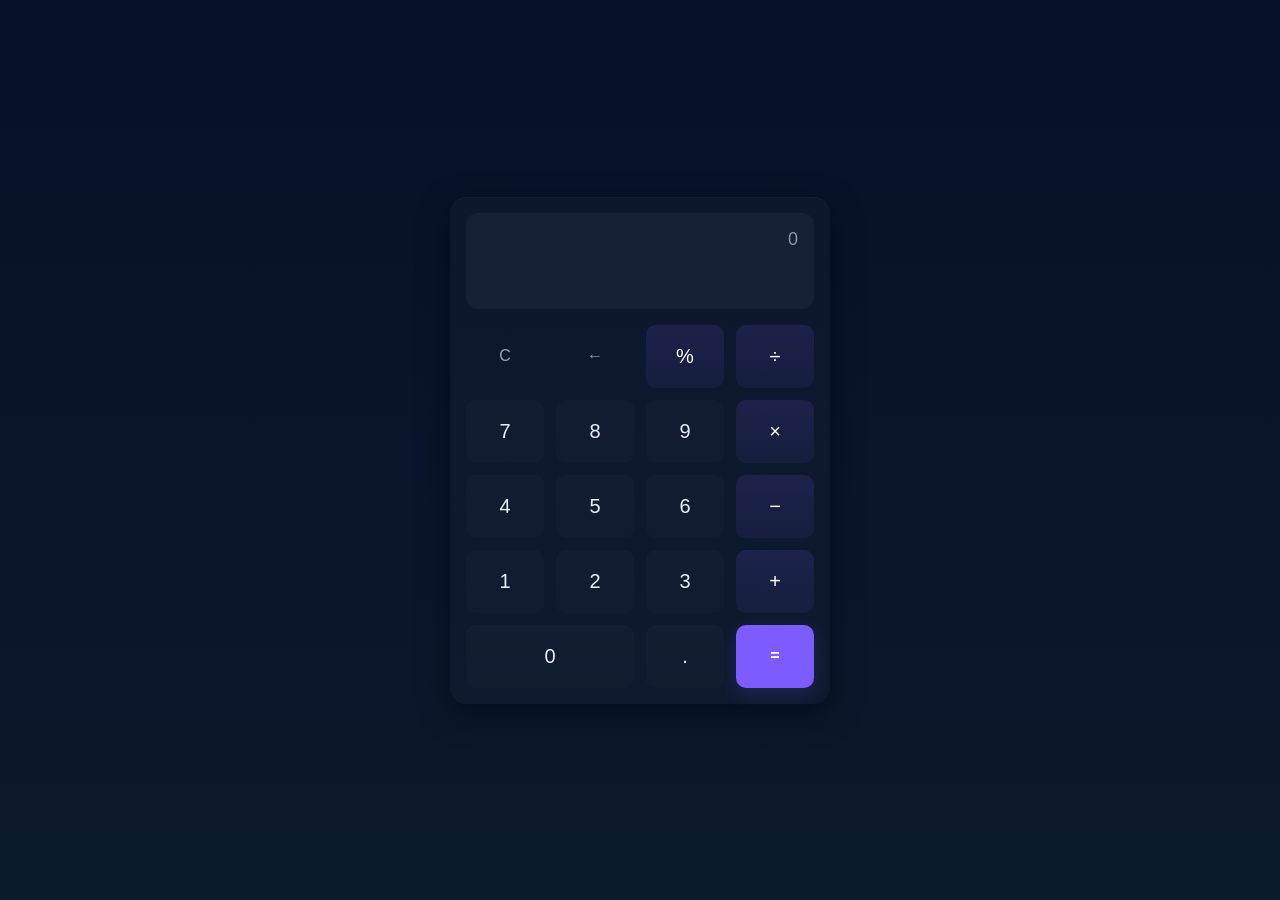
<file: calculator/index.html>
<!doctype html>
<html lang="en">
	<head>
		<meta charset="utf-8" />
		<meta name="viewport" content="width=device-width, initial-scale=1" />
		<title>Calculator</title>
		<link rel="stylesheet" href="style.css">
	</head>
	<body>
		<main class="calculator">
			<div class="display">
				<div id="expr" class="expression">0</div>
				<div id="result" class="result">0</div>
			</div>

			<div class="keys">
				<button class="btn action" data-action="clear">C</button>
				<button class="btn action" data-action="del">←</button>
				<button class="btn operator" data-key="%">%</button>
				<button class="btn operator" data-key="/">÷</button>

				<button class="btn num" data-key="7">7</button>
				<button class="btn num" data-key="8">8</button>
				<button class="btn num" data-key="9">9</button>
				<button class="btn operator" data-key="*">×</button>

				<button class="btn num" data-key="4">4</button>
				<button class="btn num" data-key="5">5</button>
				<button class="btn num" data-key="6">6</button>
				<button class="btn operator" data-key="-">−</button>

				<button class="btn num" data-key="1">1</button>
				<button class="btn num" data-key="2">2</button>
				<button class="btn num" data-key="3">3</button>
				<button class="btn operator" data-key="+">+</button>

				<button class="btn num zero" data-key="0">0</button>
				<button class="btn num" data-key=".">.</button>
				<button class="btn action equals" data-action="equals">=</button>
			</div>
		</main>

		<script src="script.js"></script>
	</body>
</html>
</file>
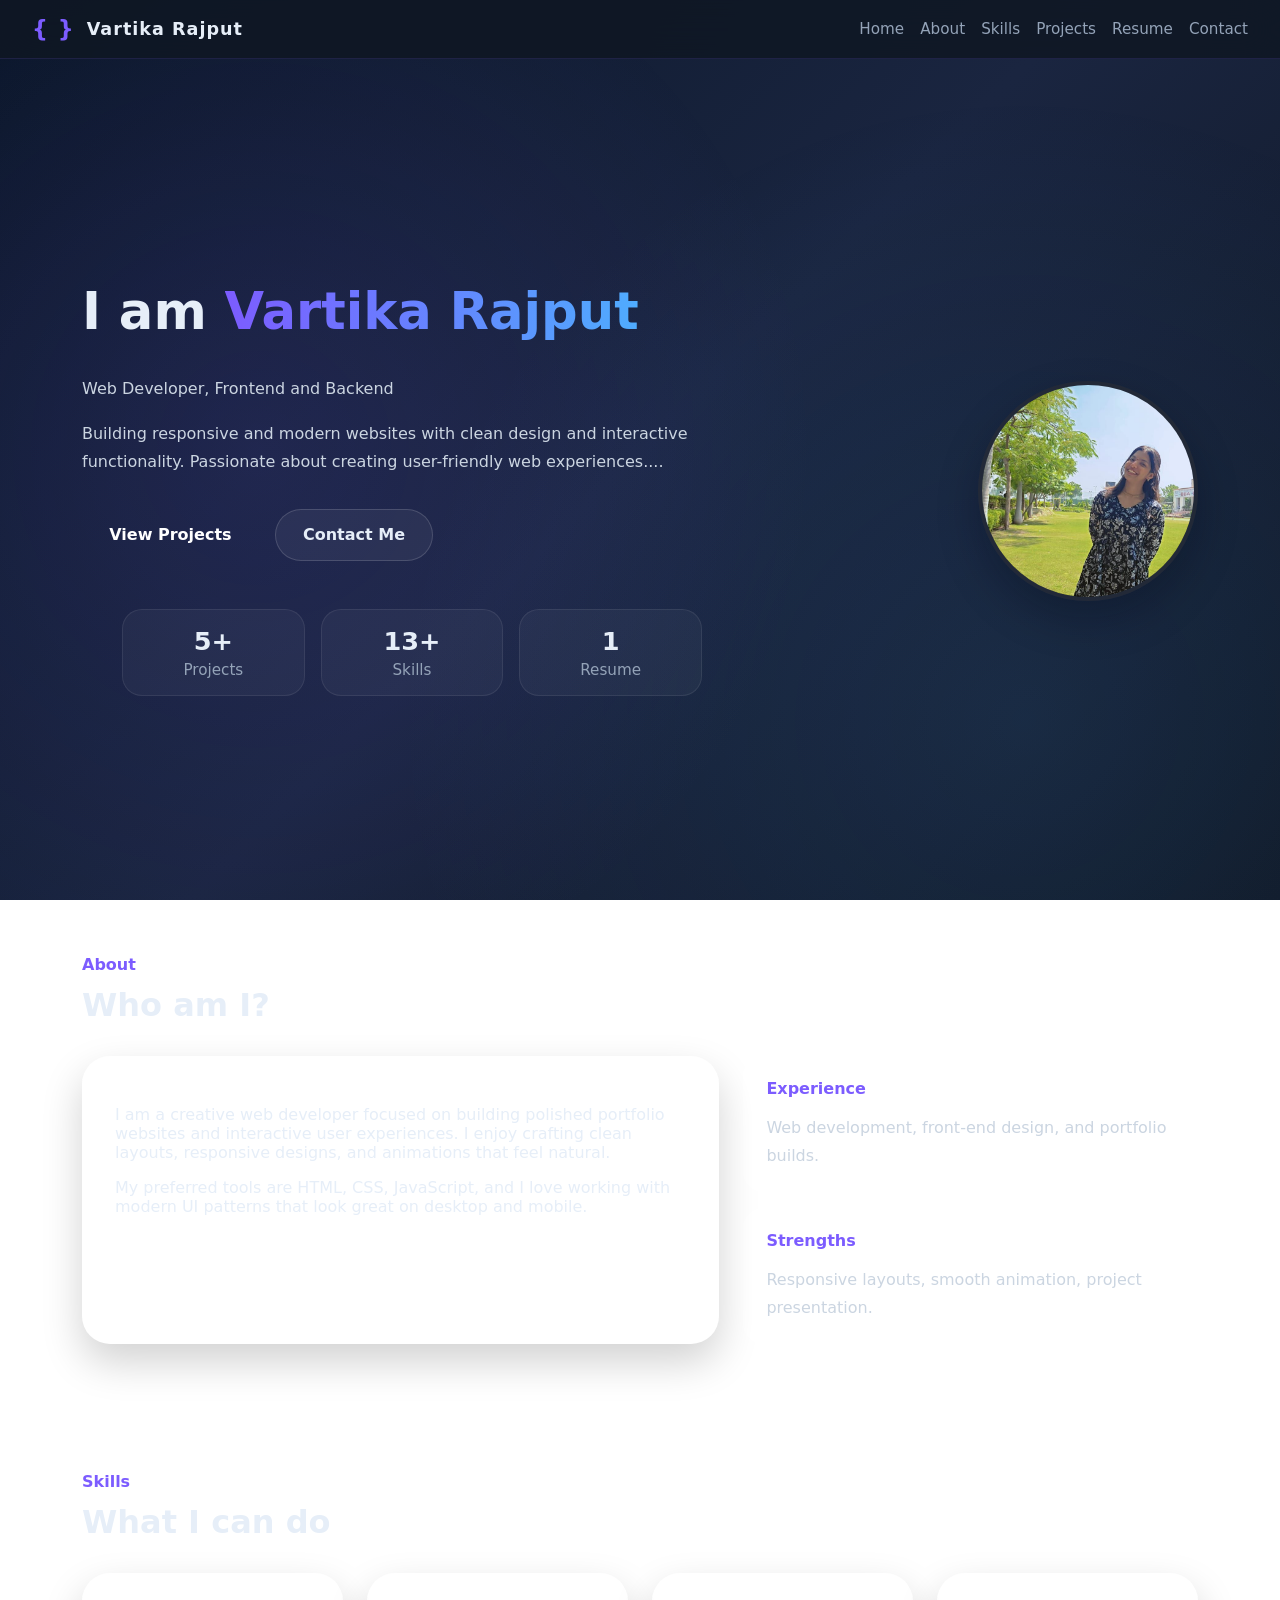
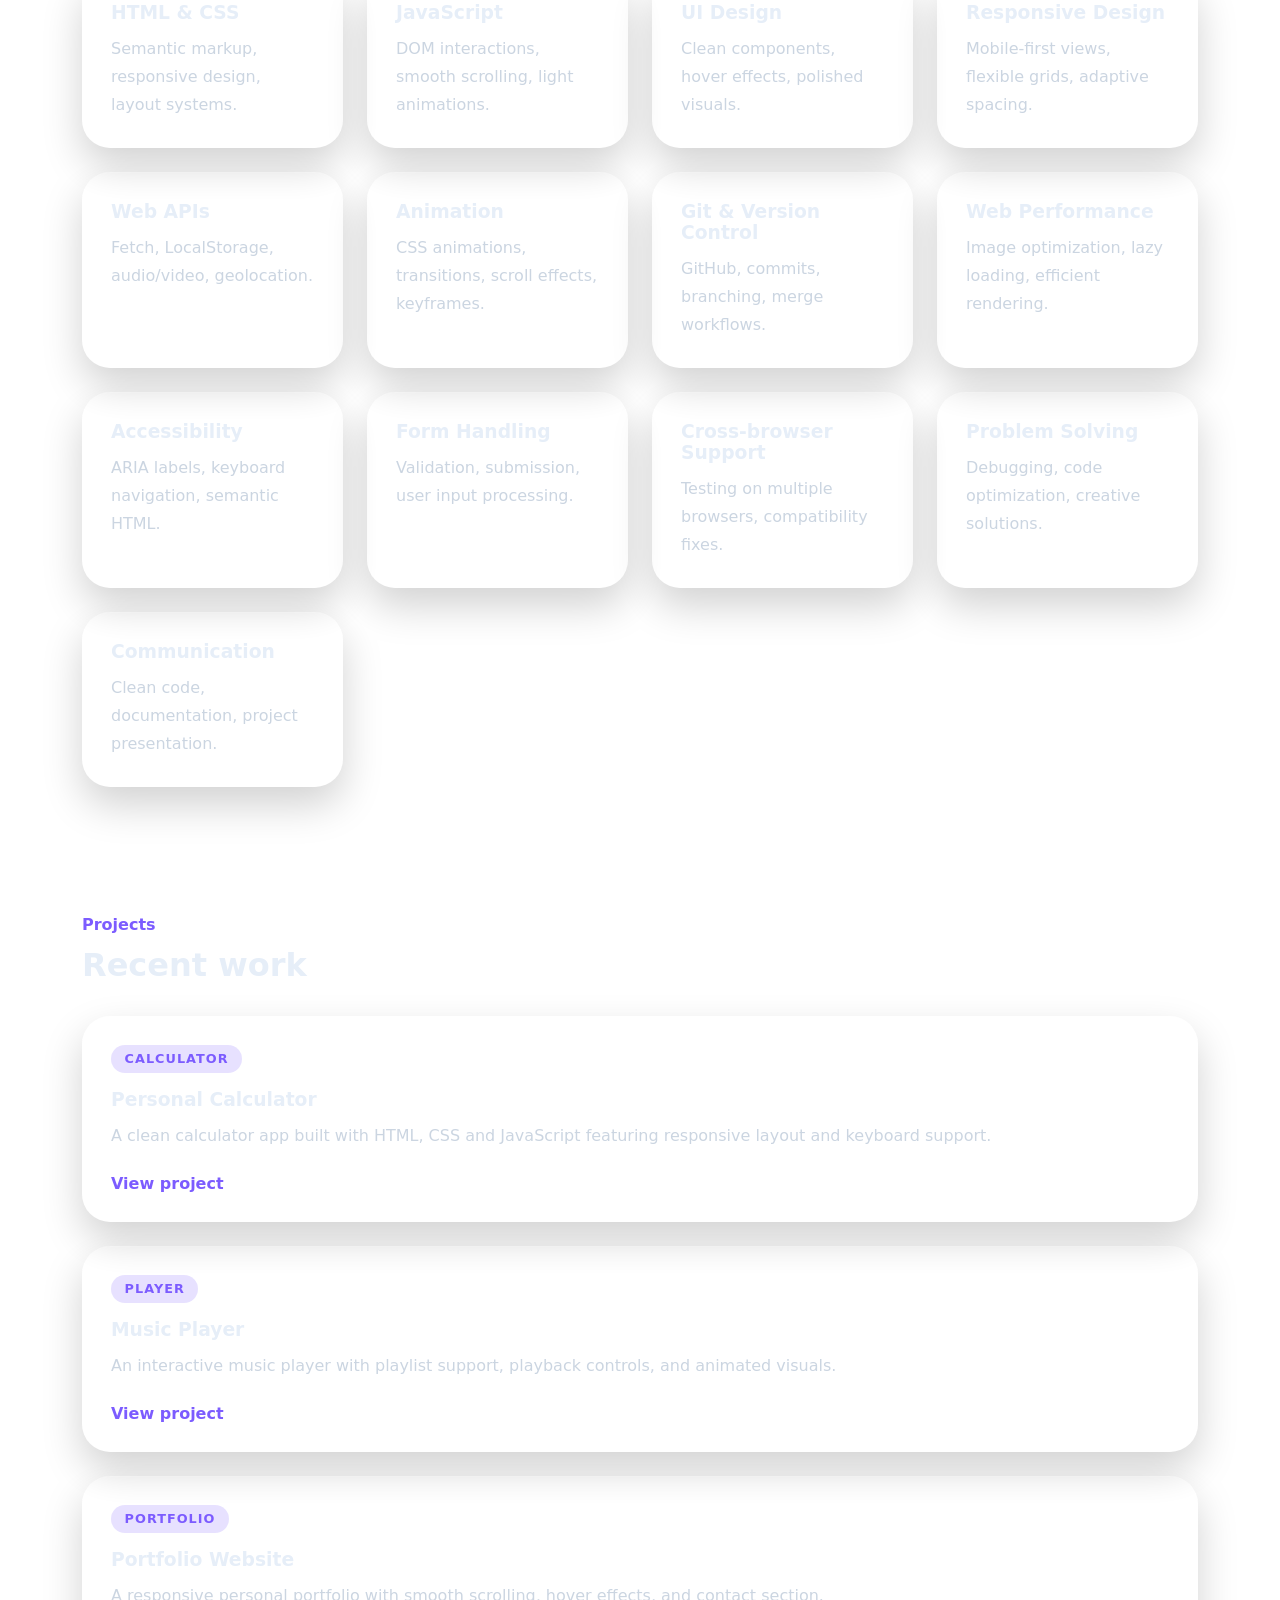
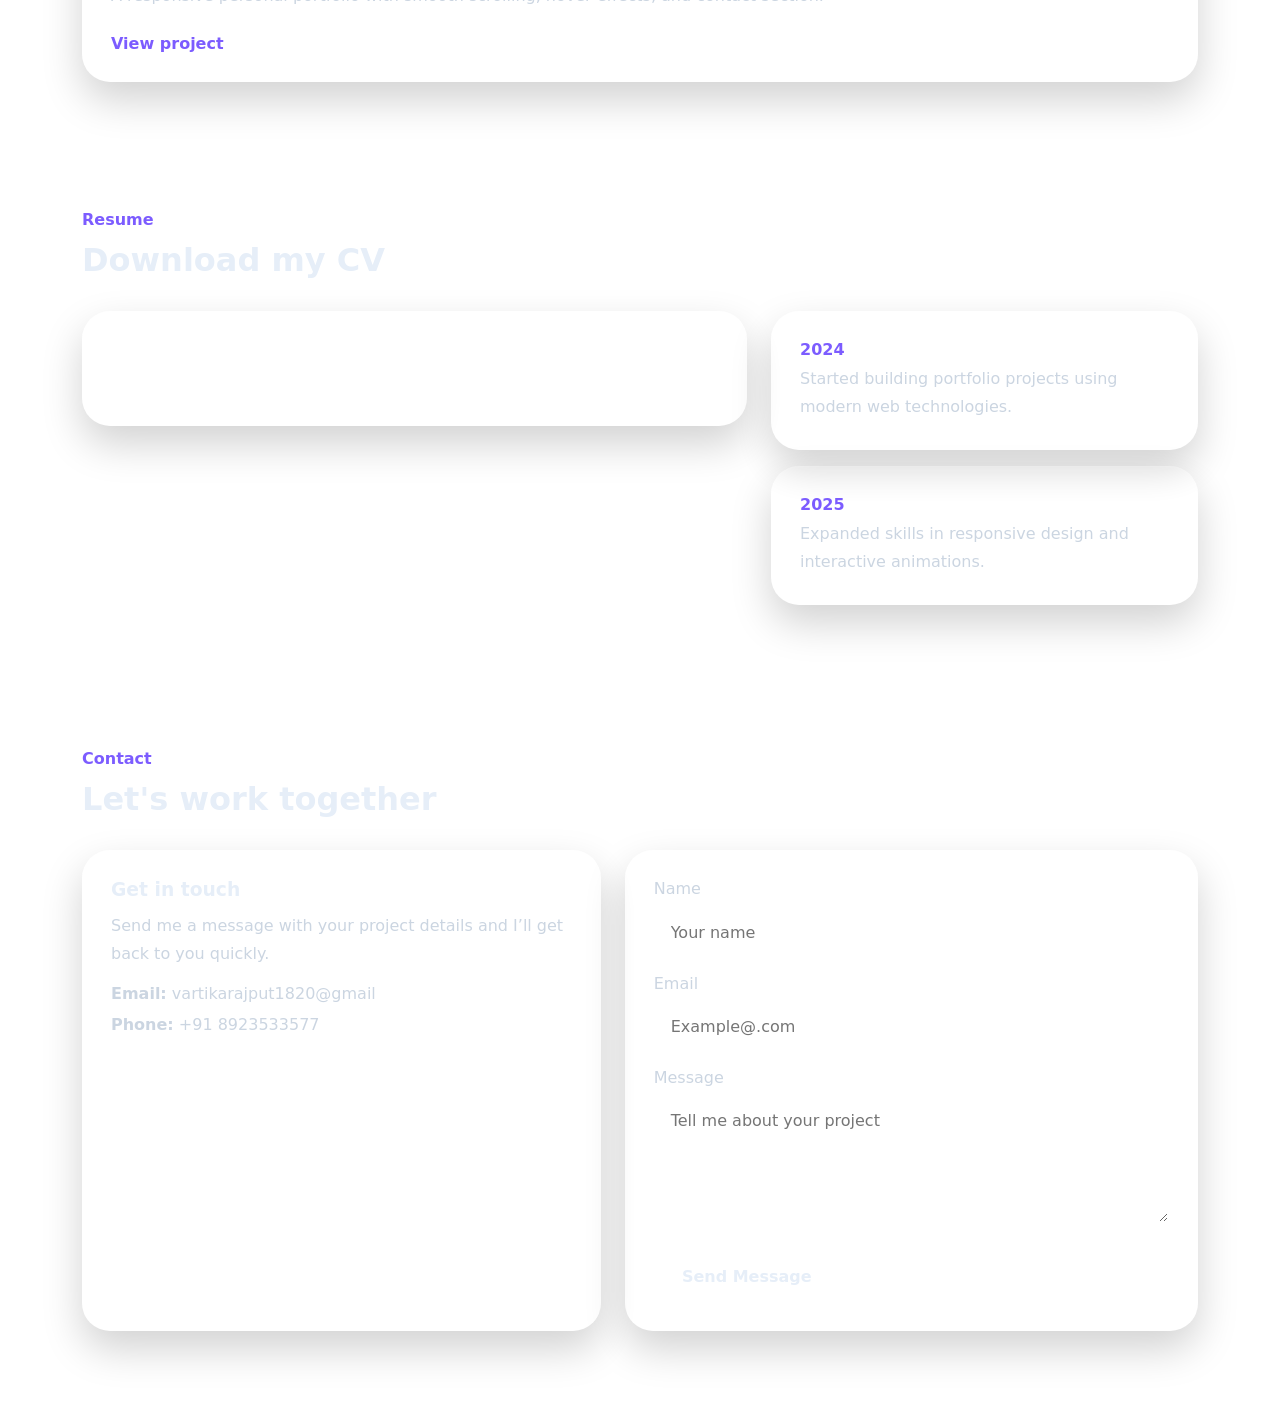
<file: portfolio/index.html>
<!doctype html>
<html lang="en">
  <head>
    <meta charset="utf-8" />
    <meta name="viewport" content="width=device-width, initial-scale=1" />
    <title>My Portfolio</title>
    <link rel="stylesheet" href="style.css" />
  </head>
  <body>
    <div class="entrance-overlay">
      <div class="entrance-content">
        <h1 class="entrance-name">Vartika Rajput</h1>
      </div>
    </div>

    <header class="site-header">
      <div class="brand">
        <span class="logo-icon">{ }</span>
        <span>Vartika Rajput</span>
      </div>
      <button class="nav-toggle" aria-label="Toggle navigation">Menu</button>
      <nav class="site-nav">
        <a href="#home">Home</a>
        <a href="#about">About</a>
        <a href="#skills">Skills</a>
        <a href="#projects">Projects</a>
        <a href="#resume">Resume</a>
        <a href="#contact">Contact</a>
      </nav>
    </header>

    <main>
      <section class="hero section" id="home">
        <div class="hero-content reveal">
          <h1 class="interactive">I am <span class="highlight-text">Vartika Rajput</span></h1>
          <p class="hero-subtitle">Web Developer, Frontend and Backend</p>
          <p>Building responsive and modern websites with clean design and interactive functionality. Passionate about creating user-friendly web experiences....</p>
          <div class="hero-actions">
            <a href="#projects" class="btn btn-primary">View Projects</a>
            <a href="#contact" class="btn btn-secondary">Contact Me</a>
          </div>
          <ul class="hero-stats">
            <li><strong>5+</strong><span>Projects</span></li>
            <li><strong>13+</strong><span>Skills</span></li>
            <li><strong>1</strong><span>Resume</span></li>
          </ul>
        </div>
        <div class="hero-visual reveal">
          <div class="profile-avatar">
            <img src="Vartika .jpeg" alt="Profile photo" />
          </div>
        </div>
      </section>

      <section class="section about" id="about">
        <div class="section-header reveal">
          <span>About</span>
          <h2 class="interactive">Who am I?</h2>
        </div>
        <div class="section-grid">
          <div class="about-text reveal">
            <p>I am a creative web developer focused on building polished portfolio websites and interactive user experiences. I enjoy crafting clean layouts, responsive designs, and animations that feel natural.</p>
            <p>My preferred tools are HTML, CSS, JavaScript, and I love working with modern UI patterns that look great on desktop and mobile.</p>
          </div>
          <div class="about-cards reveal">
            <div class="info-card interactive">
              <span>Experience</span>
              <p>Web development, front-end design, and portfolio builds.</p>
            </div>
            <div class="info-card interactive">
              <span>Strengths</span>
              <p>Responsive layouts, smooth animation, project presentation.</p>
            </div>
          </div>
        </div>
      </section>

      <section class="section skills" id="skills">
        <div class="section-header reveal">
          <span>Skills</span>
          <h2 class="interactive">What I can do</h2>
        </div>
        <div class="skill-grid">
          <div class="skill-card reveal">
            <h3>HTML & CSS</h3>
            <p>Semantic markup, responsive design, layout systems.</p>
          </div>
          <div class="skill-card reveal">
            <h3>JavaScript</h3>
            <p>DOM interactions, smooth scrolling, light animations.</p>
          </div>
          <div class="skill-card reveal">
            <h3>UI Design</h3>
            <p>Clean components, hover effects, polished visuals.</p>
          </div>
          <div class="skill-card reveal">
            <h3>Responsive Design</h3>
            <p>Mobile-first views, flexible grids, adaptive spacing.</p>
          </div>
          <div class="skill-card reveal">
            <h3>Web APIs</h3>
            <p>Fetch, LocalStorage, audio/video, geolocation.</p>
          </div>
          <div class="skill-card reveal">
            <h3>Animation</h3>
            <p>CSS animations, transitions, scroll effects, keyframes.</p>
          </div>
          <div class="skill-card reveal">
            <h3>Git & Version Control</h3>
            <p>GitHub, commits, branching, merge workflows.</p>
          </div>
          <div class="skill-card reveal">
            <h3>Web Performance</h3>
            <p>Image optimization, lazy loading, efficient rendering.</p>
          </div>
          <div class="skill-card reveal">
            <h3>Accessibility</h3>
            <p>ARIA labels, keyboard navigation, semantic HTML.</p>
          </div>
          <div class="skill-card reveal">
            <h3>Form Handling</h3>
            <p>Validation, submission, user input processing.</p>
          </div>
          <div class="skill-card reveal">
            <h3>Cross-browser Support</h3>
            <p>Testing on multiple browsers, compatibility fixes.</p>
          </div>
          <div class="skill-card reveal">
            <h3>Problem Solving</h3>
            <p>Debugging, code optimization, creative solutions.</p>
          </div>
          <div class="skill-card reveal">
            <h3>Communication</h3>
            <p>Clean code, documentation, project presentation.</p>
          </div>
        </div>
      </section>

      <section class="section projects" id="projects">
        <div class="section-header reveal">
          <span>Projects</span>
          <h2 class="interactive">Recent work</h2>
        </div>
        <div class="project-grid">
          <article class="project-card reveal">
            <div class="project-tag">Calculator</div>
            <h3>Personal Calculator</h3>
            <p>A clean calculator app built with HTML, CSS and JavaScript featuring responsive layout and keyboard support.</p>
            <a href="../Calculator/index.html" target="_blank" class="project-link">View project</a>
          </article>
          <article class="project-card reveal">
            <div class="project-tag">Player</div>
            <h3>Music Player</h3>
            <p>An interactive music player with playlist support, playback controls, and animated visuals.</p>
            <a href="../Music Player/index.html" target="_blank" class="project-link">View project</a>
          </article>
          <article class="project-card reveal">
            <div class="project-tag">Portfolio</div>
            <h3>Portfolio Website</h3>
            <p>A responsive personal portfolio with smooth scrolling, hover effects, and contact section.</p>
            <a href="#home" class="project-link">View project</a>
          </article>
        </div>
      </section>

      <section class="section resume" id="resume">
        <div class="section-header reveal">
          <span>Resume</span>
          <h2 class="interactive">Download my CV</h2>
        </div>
        <div class="resume-grid">
          <div class="resume-copy reveal">
            <a class="btn btn-primary interactive" href="Vartika Resume .pdf" download>Download Resume</a>
          </div>
          <div class="resume-timeline reveal">
            <div class="timeline-item interactive">
              <strong>2024</strong>
              <p>Started building portfolio projects using modern web technologies.</p>
            </div>
            <div class="timeline-item interactive">
              <strong>2025</strong>
              <p>Expanded skills in responsive design and interactive animations.</p>
            </div>
          </div>
        </div>
      </section>

      <section class="section contact" id="contact">
        <div class="section-header reveal">
          <span>Contact</span>
          <h2 class="interactive">Let's work together</h2>
        </div>
        <div class="contact-grid">
          <div class="contact-card reveal">
            <h3>Get in touch</h3>
            <p>Send me a message with your project details and I’ll get back to you quickly.</p>
              <ul>

                <!-- Change krna hia -->

                
                <li><strong>Email:</strong> <a href="mailto:YOUR_EMAIL_HERE">vartikarajput1820@gmail</a></li>
                <li><strong>Phone:</strong> +91 8923533577</li>
              </ul>
          </div>
          <form class="contact-form reveal">
              <label><span>Name</span><input name="name" type="text" placeholder="Your name" required /></label>
              <label><span>Email</span><input name="email" type="email" placeholder="Example@.com" required /></label>
              <label><span>Message</span><textarea name="message" rows="5" placeholder="Tell me about your project"></textarea></label>
            <button type="submit" class="btn btn-secondary">Send Message</button>
          </form>
        </div>
      </section>
    </main>
<script src="script.js"></script>
  </body>
</html>
</file>
<file: calculator/style.css>
:root{
	--bg:#0f1724;
	--panel:#0b1220;
	--accent:#7c5cff;
	--muted:#94a3b8;
	--glass: rgba(255,255,255,0.04);
}
*
{
	box-sizing:border-box
}

html,body
{
	height:100%;
	width:100%;
	margin:0;
	padding:0;
}
body
{
	margin:0;
	font-family:Inter,Segoe UI,Roboto,Arial, sans-serif;
	background:linear-gradient(180deg,#071029 0%, #0b1a2b 100%);
	display:flex;
	align-items:center;
	justify-content:center;
	padding:12px;
	min-height:100vh;
}
.calculator{
	width:100%;
	max-width:400px;
	background:linear-gradient(180deg, rgba(255,255,255,0.02), rgba(255,255,255,0.01));
	border-radius:16px;
	padding:16px;
	box-shadow: 0 10px 30px rgba(2,6,23,0.6), inset 0 1px rgba(255,255,255,0.02);
}
.display{
	background:var(--glass);
	border-radius:12px;
	padding:16px;
	color:var(--muted);
	text-align:right;
	min-height:80px;
	margin-bottom:16px;
	display:flex;
	flex-direction:column;
	justify-content:flex-end;
}
.expression
{
	font-size:16px;
	opacity:0.9;
	white-space:nowrap; 
	overflow:hidden; 
	text-overflow:ellipsis;
	min-height:24px;
}
.result
{
	font-size:32px; 
	color:#e6eef8; 
	font-weight:600;
	min-height:40px;
	display:flex;
	align-items:flex-end;
}
.keys{
	display:grid;
	grid-template-columns: repeat(4,1fr);
	gap:12px;
}
.btn{
	background:transparent;
	border:0;
	border-radius:10px;
	padding:18px;
	color:#e6eef8;
	font-size:18px;
	cursor:pointer;
	transition: transform .06s ease, background .06s ease;
	font-weight:500;
	min-height:50px;
	display:flex;
	align-items:center;
	justify-content:center;
	user-select:none;
	-webkit-user-select:none;
	-webkit-tap-highlight-color:transparent;
	touch-action:manipulation;
}
.btn:active
{
	transform:translateY(1px) scale(.998)
}
.btn:hover
{
	opacity:0.9;
}
.btn.num
{
	background:linear-gradient(180deg, rgba(255,255,255,0.02), rgba(255,255,255,0.01));
}
.btn.operator
{
	background:linear-gradient(180deg, rgba(124,92,255,0.14), rgba(124,92,255,0.08)); 
	color:#fff;
}
.btn.action
{
	background:transparent; 
	color:var(--muted);
	font-size:16px;
}
.btn.equals
{
	grid-column: span 1; 
	background:var(--accent); 
	color:#fff; 
	box-shadow:0 6px 18px rgba(124,92,255,0.18);
	font-weight:600;
}
.btn.zero
{
	grid-column: span 2;
}

/* Tablet screens (768px and up) */
@media (min-width:768px){
	.calculator{
		width:380px;
	}
	.btn{
		padding:20px;
		font-size:20px;
		min-height:56px;
	}
	.expression{
		font-size:18px;
	}
	.result{
		font-size:36px;
	}
}

/* Small mobile (320px - 480px) */
@media (max-width:480px){
	body{
		padding:8px;
	}
	.calculator{
		padding:12px;
	}
	.display{
		padding:12px;
		min-height:72px;
		margin-bottom:12px;
	}
	.expression{
		font-size:14px;
	}
	.result{
		font-size:28px;
	}
	.keys{
		gap:10px;
	}
	.btn{
		padding:14px;
		font-size:16px;
		min-height:46px;
		border-radius:8px;
	}
}

/* Extra small mobile (under 320px) */
@media (max-width:320px){
	body{
		padding:4px;
	}
	.calculator{
		padding:8px;
	}
	.display{
		padding:10px;
		min-height:64px;
		margin-bottom:10px;
	}
	.expression{
		font-size:12px;
	}
	.result{
		font-size:24px;
	}
	.keys{
		gap:8px;
	}
	.btn{
		padding:12px;
		font-size:14px;
		min-height:44px;
	}
}
</file>
<file: portfolio/style.css>
:root {
  --bg: #0f1724;
  --surface: rgba(15, 23, 36, 0.9);
  --surface-strong: rgba(15, 23, 36, 1);
  --text: #e6eef8;
  --muted: #94a3b8;
  --accent: #7c5cff;
  --accent-soft: #8a92ff;
  --border: rgba(255, 255, 255, 0.12);
  --shadow: 0 24px 70px rgba(0, 0, 0, 0.32);
}

@media (max-width: 480px) {
  :root {
    --shadow: 0 12px 35px rgba(0, 0, 0, 0.25);
  }
}

* {
  box-sizing: border-box;
}

html {
  scroll-behavior: smooth;
}

body {
  margin: 0;
  min-height: 100vh;
  font-family: Inter, system-ui, sans-serif;
  background: linear-gradient(135deg, #0a1628 0%, #1a2540 50%, #0f1724 100%);
  background-attachment: fixed;
  color: var(--text);
  position: relative;
  overflow-x: hidden;
  -webkit-font-smoothing: antialiased;
  -webkit-tap-highlight-color: transparent;
}

body::before {
  content: '';
  position: fixed;
  top: 0;
  left: 0;
  width: 100%;
  height: 100%;
  background: 
    radial-gradient(circle at 20% 50%, rgba(124, 92, 255, 0.12) 0%, transparent 50%),
    radial-gradient(circle at 80% 80%, rgba(79, 172, 254, 0.1) 0%, transparent 50%);
  pointer-events: none;
  z-index: -1;
}

.entrance-overlay {
  position: fixed;
  top: 0;
  left: 0;
  width: 100%;
  height: 100%;
  background: linear-gradient(135deg, #0a1628 0%, #1a2540 50%, #0f1724 100%);
  display: flex;
  align-items: center;
  justify-content: center;
  z-index: 9999;
  perspective: 1200px;
  animation: fadeOutOverlay 0.8s ease-in-out 2.2s forwards;
}

.entrance-content {
  perspective: 1200px;
}

.entrance-name {
  font-size: clamp(3rem, 8vw, 5rem);
  font-weight: 800;
  letter-spacing: 2px;
  background: linear-gradient(90deg, #7c5cff, #4facfe);
  -webkit-background-clip: text;
  -webkit-text-fill-color: transparent;
  background-clip: text;
  margin: 0;
  text-align: center;
  white-space: nowrap;
  transform-style: preserve-3d;
  animation: nameEnter 1.8s cubic-bezier(0.25, 0.46, 0.45, 0.94) forwards;
}

@keyframes nameEnter {
  0% {
    opacity: 0;
    transform: translateZ(-1500px) scale(0.3);
    filter: blur(20px);
  }
  50% {
    opacity: 0.7;
  }
  100% {
    opacity: 1;
    transform: translateZ(0) scale(1);
    filter: blur(0);
  }
}

@keyframes fadeOutOverlay {
  from {
    opacity: 1;
    visibility: visible;
  }
  to {
    opacity: 0;
    visibility: hidden;
  }
}

main {
  animation: fadeInContent 0.8s ease-in 2.2s forwards;
  opacity: 0;
}

@keyframes fadeInContent {
  from {
    opacity: 0;
  }
  to {
    opacity: 1;
  }
}

img {
  max-width: 100%;
  display: block;
}

a {
  color: inherit;
  text-decoration: none;
}

button,
input,
textarea {
  font: inherit;
}

.site-header {
  position: sticky;
  top: 0;
  z-index: 10;
  display: flex;
  align-items: center;
  justify-content: space-between;
  gap: 1rem;
  padding: 1rem 2rem;
  backdrop-filter: blur(18px);
  background: rgba(15, 23, 36, 0.88);
  border-bottom: 1px solid rgba(124, 92, 255, 0.15);
}

.brand {
  font-weight: 700;
  letter-spacing: 1px;
  display: flex;
  align-items: center;
  gap: 0.75rem;
  font-size: 1.1rem;
}

.logo-icon {
  font-size: 1.4rem;
  color: var(--accent);
  font-weight: 900;
}


.site-nav {
  display: flex;
  flex-wrap: wrap;
  gap: 1rem;
}

.site-nav a {
  position: relative;
  font-size: 0.95rem;
  color: var(--muted);
}

.site-nav a::after {
  content: '';
  position: absolute;
  left: 0;
  bottom: -6px;
  width: 100%;
  height: 2px;
  background: var(--accent);
  transform: scaleX(0);
  transform-origin: left center;
  transition: transform 0.25s ease;
}

.site-nav a:hover::after,
.site-nav a:focus-visible::after {
  transform: scaleX(1);
}

.nav-toggle {
  display: none;
  border: 1px solid rgba(255, 255, 255, 0.14);
  background: transparent;
  color: var(--text);
  padding: 0.75rem 1rem;
  border-radius: 999px;
  cursor: pointer;
}

main {
  padding: 2rem;
  max-width: 1180px;
  margin: 0 auto;
}

.section {
  padding: 4rem 0;
}

.section-header {
  max-width: 720px;
  margin-bottom: 2rem;
}

.section-header span {
  display: inline-block;
  color: var(--accent);
  font-weight: 600;
  margin-bottom: 0.75rem;
}

.section-header h2 {
  font-size: clamp(2rem, 2.5vw, 3rem);
  margin: 0;
}

.hero {
  display: grid;
  grid-template-columns: 1.2fr 0.8fr;
  gap: 2rem;
  align-items: center;
  min-height: calc(100vh - 100px);
}

.hero-content {
  max-width: 620px;
}

.eyebrow {
  display: inline-block;
  color: var(--accent);
  text-transform: uppercase;
  letter-spacing: 0.2em;
  font-size: 0.8rem;
}

.hero h1 {
  margin: 1rem 0 1.4rem;
  font-size: clamp(2.75rem, 4vw, 4.8rem);
  line-height: 0.98;
}

.hero h1 span {
  color: var(--accent);
}

.hero p {
  line-height: 1.8;
  max-width: 38rem;
  color: #cbd5e1;
}

.hero-actions {
  display: flex;
  flex-wrap: wrap;
  gap: 1rem;
  margin-top: 2rem;
}

.btn {
  display: inline-flex;
  align-items: center;
  justify-content: center;
  border-radius: 999px;
  padding: 0.95rem 1.7rem;
  font-weight: 600;
  transition: transform 0.25s ease, background 0.25s ease;
}

.btn:hover {
  transform: translateY(-2px);
}

.btn-primary {
  background: linear-gradient(135deg, var(--accent), var(--accent2));
  color: white;
}

.btn-secondary {
  border: 1px solid rgba(255, 255, 255, 0.15);
  color: var(--text);
  background: rgba(255, 255, 255, 0.05);
}

.hero-stats {
  display: grid;
  grid-template-columns: repeat(3, minmax(110px, 1fr));
  gap: 1rem;
  margin-top: 3rem;
}

.hero-stats li {
  list-style: none;
  background: rgba(255, 255, 255, 0.04);
  border: 1px solid rgba(255, 255, 255, 0.08);
  border-radius: 20px;
  padding: 1rem;
  text-align: center;
}

.hero-stats strong {
  display: block;
  font-size: 1.6rem;
  margin-bottom: 0.25rem;
}

.hero-stats span {
  color: var(--muted);
  font-size: 0.95rem;
}

.hero-visual {
  display: flex;
  justify-content: flex-end;
}

.profile-avatar {
  width: 220px;
  height: 220px;
  border-radius: 50%;
  overflow: hidden;
  background: var(--surface);
  border: 4px solid rgba(255, 255, 255, 0.08);
  box-shadow: 0 18px 40px rgba(2,6,23,0.28);
  display: flex;
  align-items: center;
  justify-content: center;
  position: relative;
  transition: transform 260ms ease, box-shadow 260ms ease;
  margin-left: auto;
}

.profile-avatar img {
  width: 100%;
  height: 100%;
  object-fit: cover;
  object-position: center center;
  display: block;
  transition: transform 360ms cubic-bezier(.2,.9,.25,1);
  transform: scale(1.04);
}

.profile-avatar:hover img {
  transform: scale(1.14);
}

.profile-image {
  width: 140px;
  height: 140px;
  border-radius: 50%;
  overflow: hidden;
  background: transparent;
  border: 3px solid rgba(255, 255, 255, 0.06);
  align-self: center;
  flex-shrink: 0;
  display: flex;
  align-items: center;
  justify-content: center;
  padding: 0;
  margin: 0 auto;
}

.profile-image img {
  width: 100%;
  height: 100%;
  object-fit: cover;
  object-position: center center;
  display: block;
}

/* Rainbow border glow on hover */
/* Spotlight that follows cursor */
.profile-avatar::before {
  content: '';
  position: absolute;
  inset: 0;
  z-index: 0;
  pointer-events: none;
  background: radial-gradient(ellipse at var(--mouse-x,50%) var(--mouse-y,50%), rgba(255,255,255,0.06) 0%, rgba(124,92,255,0.06) 8%, transparent 30%);
  opacity: 0;
  transition: opacity 260ms ease, background-position 120ms linear;
  filter: blur(12px);
}

.profile-avatar.hovered::before {
  opacity: 1;
}

/* Sheen sweep */
.profile-avatar::after {
  content: '';
  position: absolute;
  inset: 0;
  z-index: 0;
  pointer-events: none;
  background: linear-gradient(120deg, rgba(255,255,255,0.0) 0%, rgba(255,255,255,0.06) 45%, rgba(255,255,255,0.0) 60%);
  transform: translateX(-120%);
  opacity: 0;
  transition: opacity 220ms ease;
}

.profile-avatar.hovered::after {
  opacity: 1;
  animation: sheen 1.1s ease-in-out 0s 1;
}

@keyframes sheen {
  0% { transform: translateX(-120%); }
  60% { transform: translateX(30%); }
  100% { transform: translateX(120%); opacity: 0; }
}

.profile-avatar > * {
  position: relative;
  z-index: 1;
}

@keyframes spinGradient {
  from { transform: scale(1.02) rotate(0deg); }
  to { transform: scale(1.02) rotate(360deg); }
}

.profile-details h2 {
  margin: 0;
}

/* Slight default zoom on image, larger on card hover */
.profile-image img {
  transition: transform 360ms cubic-bezier(.2,.9,.25,1);
  transform: scale(1.06);
}

.profile-avatar:hover img {
  transform: scale(1.12);
}

.profile-details p {
  margin: 0.75rem 0 0;
  color: #cbd5e1;
  line-height: 1.7;
}

.about .section-grid,
.resume .resume-grid,
.contact .contact-grid {
  display: grid;
  gap: 1.5rem;
}

.about .section-grid {
  grid-template-columns: 1.4fr 1fr;
}

.about-text,
.resume-copy,
.contact-card {
  background: rgba(255, 255, 255, 0.05);
  border: 1px solid rgba(255, 255, 255, 0.1);
  border-radius: 28px;
  padding: 2rem;
  box-shadow: 0 18px 40px rgba(0, 0, 0, 0.18);
}

.about-cards {
  display: grid;
  gap: 1rem;
}

.info-card {
  background: rgba(255, 255, 255, 0.06);
  border: 1px solid rgba(255, 255, 255, 0.1);
  border-radius: 22px;
  padding: 1.4rem;
}

.info-card span {
  color: var(--accent);
  font-weight: 700;
}

.info-card p {
  margin: 1rem 0 0;
  color: #cbd5e1;
  line-height: 1.7;
}

.skill-grid,
.project-grid {
  display: grid;
  gap: 1.5rem;
}

.skill-grid {
  grid-template-columns: repeat(auto-fit, minmax(240px, 1fr));
}

.skill-card,
.project-card,
.timeline-item,
.contact-card,
.contact-form {
  background: rgba(255, 255, 255, 0.05);
  border: 1px solid rgba(255, 255, 255, 0.1);
  border-radius: 28px;
  padding: 1.75rem;
  box-shadow: 0 18px 40px rgba(0, 0, 0, 0.18);
  transition: all 0.35s cubic-bezier(0.34, 1.56, 0.64, 1);
}

.skill-card:hover {
  transform: translateY(-6px);
  background: rgba(255, 255, 255, 0.09);
  box-shadow: 0 28px 60px rgba(124, 92, 255, 0.26);
}

.skill-card h3,
.project-card h3,
.contact-card h3 {
  margin: 0 0 0.75rem;
}

.skill-card p,
.project-card p,
.timeline-item p,
.contact-card p {
  margin: 0;
  color: #cbd5e1;
  line-height: 1.75;
}

.project-card {
  position: relative;
  transition: transform 0.35s cubic-bezier(0.34, 1.56, 0.64, 1), box-shadow 0.35s ease, border-color 0.35s ease;
}

.project-card:hover {
  transform: translateY(-8px);
  box-shadow: 0 32px 80px rgba(124, 92, 255, 0.32);
  border-color: var(--accent);
}

.project-tag {
  display: inline-flex;
  padding: 0.4rem 0.85rem;
  border-radius: 999px;
  background: rgba(124, 92, 255, 0.18);
  color: var(--accent);
  font-size: 0.8rem;
  font-weight: 700;
  text-transform: uppercase;
  letter-spacing: 0.08em;
  margin-bottom: 1rem;
}

.project-link {
  margin-top: 1.5rem;
  display: inline-flex;
  color: var(--accent);
  font-weight: 700;
}

.resume-grid {
  grid-template-columns: 1.4fr 0.9fr;
  align-items: start;
}

.timeline-item {
  margin-bottom: 1rem;
}

.timeline-item strong {
  display: block;
  color: var(--accent);
  margin-bottom: 0.4rem;
}

.contact-grid {
  grid-template-columns: 0.95fr 1.05fr;
}

.contact-card ul {
  list-style: none;
  padding: 0;
  margin: 1rem 0 0;
}

.contact-card li {
  margin-bottom: 0.75rem;
  color: #cbd5e1;
}

.contact-form label {
  display: grid;
  gap: 0.5rem;
  margin-bottom: 1rem;
  color: #cbd5e1;
}

.contact-form input,
.contact-form textarea {
  width: 100%;
  padding: 0.95rem 1rem;
  border-radius: 16px;
  border: 1px solid rgba(255, 255, 255, 0.12);
  background: rgba(255, 255, 255, 0.04);
  color: var(--text);
}

.contact-form textarea {
  resize: vertical;
}

.contact-form button {
  margin-top: 0.75rem;
}

.site-footer {
  text-align: center;
  padding: 2rem 0;
  color: var(--muted);
}

.reveal {
  opacity: 0;
  transform: translateY(30px);
  transition: opacity 0.8s cubic-bezier(0.34, 1.56, 0.64, 1), transform 0.8s cubic-bezier(0.34, 1.56, 0.64, 1);
}

.reveal.active {
  opacity: 1;
  transform: translateY(0);
}

.highlight-text {
  background: linear-gradient(90deg, #7c5cff, #4facfe);
  -webkit-background-clip: text;
  -webkit-text-fill-color: transparent;
  background-clip: text;
}

/* Apply same interactive effect to headings, cards, and timeline items */
.interactive {
  transition: transform 260ms cubic-bezier(.2,.9,.25,1), color 260ms ease, text-shadow 260ms ease, box-shadow 260ms ease;
  cursor: pointer;
  will-change: transform, color, box-shadow;
}

.hero .interactive {
  display: inline-block;
}

.interactive:hover,
.interactive:focus {
  transform: translateY(-6px) scale(1.03);
  text-shadow: 0 18px 40px rgba(124,92,255,0.12);
  color: #ffffff;
}

.interactive:focus-visible {
  outline: 3px solid rgba(124,92,255,0.25);
  outline-offset: 4px;
}

.section-header h2 { color: #e6eef8; }

/* Interactive hover + focus states for stats, skills, projects, resume */
.hero-stats li {
  transition: transform 260ms cubic-bezier(.2,.9,.25,1), background 260ms ease, box-shadow 260ms ease;
  cursor: default;
}

.hero-stats li:hover,
.hero-stats li:focus-within {
  transform: translateY(-8px) scale(1.035);
  background: linear-gradient(135deg, rgba(124,92,255,0.16), rgba(79,172,254,0.08));
  box-shadow: 0 22px 50px rgba(124,92,255,0.10);
}

.hero-stats li strong { color: var(--text); transition: color 220ms ease; }
.hero-stats li:hover strong { color: #fff; }
.hero-stats li:hover span { color: #e6eef8; }

.skill-card { cursor: pointer; }
.skill-card:focus-within { outline: 3px solid rgba(124,92,255,0.12); }
.skill-card:hover h3 { color: #fff; }

.project-card:hover .project-tag { background: linear-gradient(90deg,#7c5cff,#4facfe); color: #fff; }
.project-card:hover { border-color: rgba(124,92,255,0.22); }
.project-card:hover .project-link { color: #fff; }

.timeline-item:hover { transform: translateX(8px); background: linear-gradient(90deg, rgba(124,92,255,0.06), rgba(79,172,254,0.03)); border-color: rgba(124,92,255,0.12); box-shadow: 0 14px 36px rgba(124,92,255,0.06); cursor: default; }

.project-link { transition: color 200ms ease, text-decoration 200ms ease; }

.skill-card, .project-card, .timeline-item { will-change: transform, box-shadow; }

@media (max-width: 900px) {
  .hero {
    grid-template-columns: 1fr;
  }

  .hero-visual {
    justify-content: center;
  }

  .about .section-grid,
  .resume .resume-grid,
  .contact .contact-grid,
  .skill-grid {
    grid-template-columns: 1fr;
  }
}

@media (max-width: 720px) {
  .site-header {
    flex-wrap: wrap;
    padding: 0.75rem 1rem;
    gap: 0.75rem;
  }

  .brand {
    font-size: 1rem;
  }

  .logo-icon {
    font-size: 1.2rem;
  }

  .nav-toggle {
    display: inline-flex;
    padding: 0.6rem 0.8rem;
    font-size: 0.9rem;
  }

  .site-nav {
    width: 100%;
    display: none;
    flex-direction: column;
    gap: 0.5rem;
    margin-top: 1rem;
  }

  .site-nav.open {
    display: flex;
  }

  .site-nav a {
    padding: 0.75rem 1rem;
    font-size: 0.9rem;
  }

  main {
    padding: 1.5rem 1rem;
    max-width: 100%;
  }

  .section {
    padding: 2.5rem 0;
  }

  .section-header {
    max-width: 100%;
    margin-bottom: 1.5rem;
  }

  .section-header span {
    font-size: 0.85rem;
  }

  .section-header h2 {
    font-size: clamp(1.5rem, 5vw, 2.2rem);
  }

  .hero {
    min-height: auto;
    padding: 1rem 0;
  }

  .hero h1 {
    font-size: clamp(2rem, 6vw, 3rem);
    margin: 0.75rem 0 1rem;
  }

  .hero p {
    font-size: 0.95rem;
    line-height: 1.6;
  }

  .hero-actions {
    flex-direction: column;
    gap: 0.75rem;
  }

  .btn {
    width: 100%;
    padding: 0.85rem 1.5rem;
    font-size: 0.95rem;
  }

  .hero-stats {
    grid-template-columns: repeat(3, 1fr);
    gap: 0.75rem;
    margin-top: 2rem;
  }

  .hero-stats li {
    padding: 0.85rem 0.75rem;
    border-radius: 16px;
  }

  .hero-stats strong {
    font-size: 1.3rem;
    margin-bottom: 0.2rem;
  }

  .hero-stats span {
    font-size: 0.8rem;
  }

  .profile-avatar {
    width: 160px;
    height: 160px;
    margin-left: 0;
  }

  .about-text,
  .resume-copy,
  .contact-card {
    padding: 1.5rem;
    border-radius: 20px;
  }

  .info-card {
    padding: 1.2rem;
    border-radius: 16px;
  }

  .info-card span {
    font-size: 0.95rem;
  }

  .skill-grid {
    grid-template-columns: 1fr;
    gap: 1rem;
  }

  .skill-card {
    padding: 1.5rem;
    border-radius: 20px;
  }

  .skill-card h3 {
    font-size: 1.1rem;
    margin-bottom: 0.6rem;
  }

  .project-grid {
    gap: 1rem;
  }

  .project-card {
    padding: 1.5rem;
    border-radius: 20px;
  }

  .project-tag {
    font-size: 0.75rem;
    padding: 0.35rem 0.7rem;
    margin-bottom: 0.75rem;
  }

  .contact-form label {
    margin-bottom: 0.85rem;
  }

  .contact-form input,
  .contact-form textarea {
    padding: 0.85rem 0.9rem;
    font-size: 1rem;
    border-radius: 12px;
  }

  .contact-card ul {
    margin-top: 0.75rem;
  }

  .contact-card li {
    font-size: 0.95rem;
    margin-bottom: 0.6rem;
  }

  .timeline-item {
    padding: 1.2rem;
    margin-bottom: 0.75rem;
    border-radius: 20px;
  }

  .entrance-name {
    font-size: clamp(2rem, 8vw, 3.5rem);
    letter-spacing: 1px;
  }
}

@media (max-width: 480px) {
  .site-header {
    padding: 0.65rem 0.75rem;
    gap: 0.5rem;
  }

  .brand {
    font-size: 0.95rem;
  }

  .logo-icon {
    font-size: 1rem;
  }

  .nav-toggle {
    padding: 0.5rem 0.7rem;
    font-size: 0.85rem;
  }

  main {
    padding: 1rem 0.75rem;
  }

  .section {
    padding: 2rem 0;
  }

  .section-header h2 {
    font-size: clamp(1.3rem, 4vw, 1.8rem);
  }

  .hero {
    padding: 0.5rem 0;
  }

  .hero h1 {
    font-size: clamp(1.5rem, 5vw, 2.5rem);
    line-height: 1.1;
    margin: 0.5rem 0 0.75rem;
  }

  .hero p {
    font-size: 0.9rem;
    margin: 0.75rem 0;
  }

  .hero-actions {
    gap: 0.5rem;
  }

  .btn {
    padding: 0.75rem 1.2rem;
    font-size: 0.9rem;
    border-radius: 20px;
  }

  .hero-stats {
    grid-template-columns: repeat(3, 1fr);
    gap: 0.6rem;
    margin-top: 1.5rem;
  }

  .hero-stats li {
    padding: 0.7rem 0.6rem;
    border-radius: 12px;
    font-size: 0.85rem;
  }

  .hero-stats strong {
    font-size: 1.1rem;
  }

  .hero-stats span {
    font-size: 0.7rem;
  }

  .profile-avatar {
    width: 140px;
    height: 140px;
  }

  .about-text,
  .resume-copy,
  .contact-card {
    padding: 1.25rem;
    border-radius: 16px;
  }

  .info-card {
    padding: 1rem;
    border-radius: 14px;
  }

  .about-text p,
  .contact-card p,
  .contact-card ul {
    font-size: 0.9rem;
    line-height: 1.5;
  }

  .skill-grid {
    gap: 0.8rem;
  }

  .skill-card {
    padding: 1.25rem;
    border-radius: 16px;
  }

  .skill-card h3 {
    font-size: 1rem;
    margin-bottom: 0.5rem;
  }

  .skill-card p {
    font-size: 0.9rem;
  }

  .project-card {
    padding: 1.25rem;
    border-radius: 16px;
  }

  .project-card h3 {
    font-size: 1.1rem;
  }

  .project-tag {
    font-size: 0.7rem;
    padding: 0.3rem 0.6rem;
    margin-bottom: 0.6rem;
  }

  .contact-form label {
    margin-bottom: 0.7rem;
  }

  .contact-form input,
  .contact-form textarea {
    padding: 0.75rem 0.8rem;
    font-size: 1rem;
    border-radius: 10px;
  }

  .contact-card ul {
    margin-top: 0.6rem;
  }

  .contact-card li {
    font-size: 0.9rem;
    margin-bottom: 0.5rem;
  }

  .timeline-item {
    padding: 1rem;
    margin-bottom: 0.6rem;
    border-radius: 16px;
  }

  .entrance-name {
    font-size: clamp(1.5rem, 7vw, 2.8rem);
    letter-spacing: 0.5px;
  }
}
</file>
